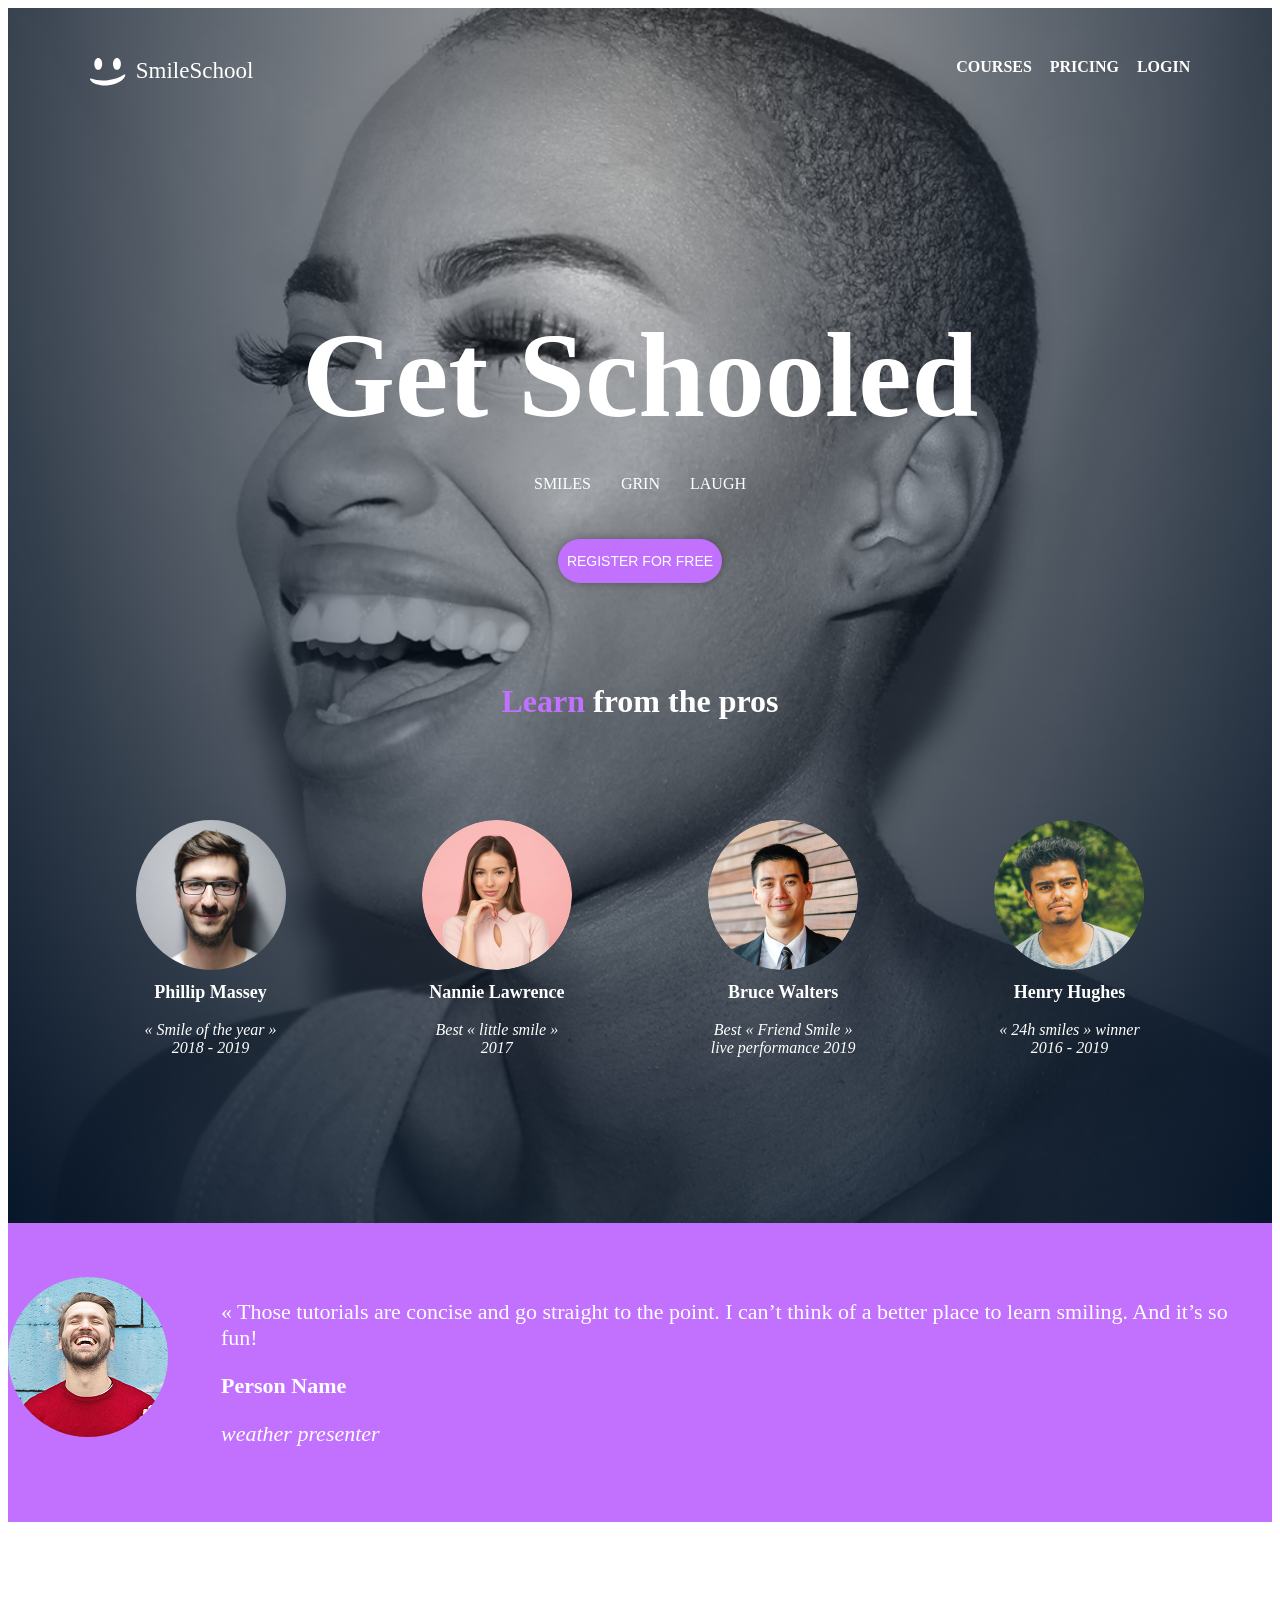
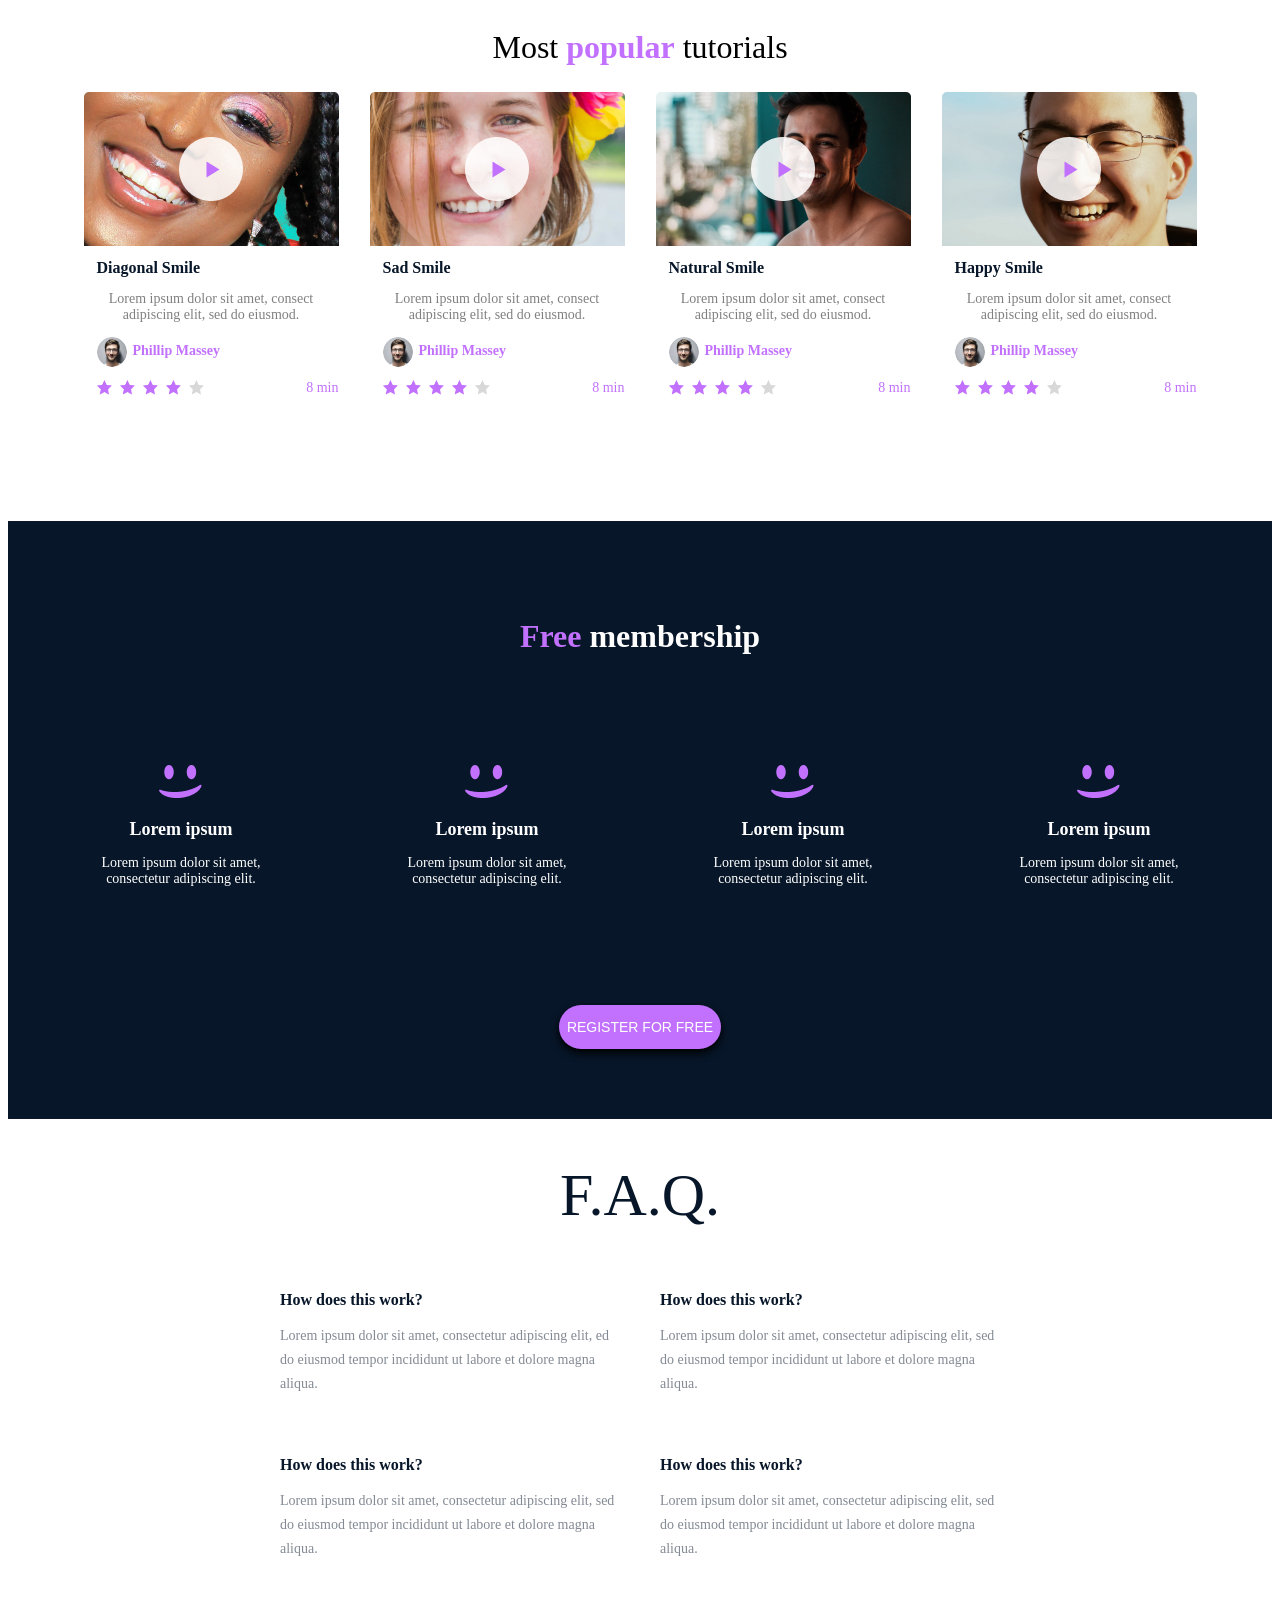
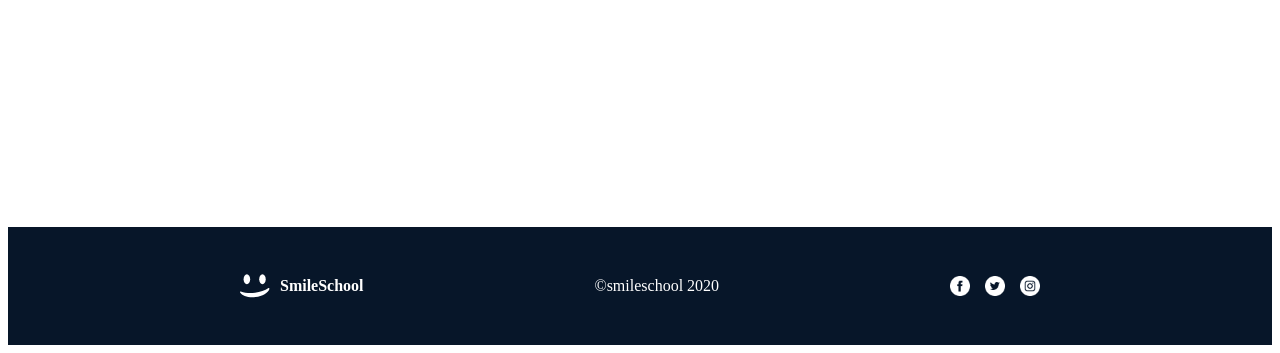
<file: index.html>
<!DOCTYPE html>
<html>
    <head>
        <link href="styles.css" rel="stylesheet">
    </head>

    <body>
        <header>
            <nav>
                <a href="./index.html">
                    <div class="logo">
                        <img src="images/icon.svg">
                    </div>
                    <span>SmileSchool</span>
                </a>
                <div>
                    <a href="">COURSES</a>
                    <a href="">PRICING</a>
                    <a href="">LOGIN</a>
                </div>
            </nav>

            <div class="main-section">

                <div class="main-part">
                    <h1>Get Schooled</h1>
                    <p class="hero-words">
                        <span>SMILES</span>
                        <span>GRIN</span>
                        <span>LAUGH</span>
                    </p>
                    <a href="index.html"><button>REGISTER FOR FREE</button></a>
                </div>

                <div class="hero-section">
                    <h2><span>Learn</span> from the pros</h2>

                    <div class="hero-cards">
                        <div>
                            <img src="images/profile-image-1.png">
                            <h3>Phillip Massey</h3>
                            <p>« Smile of the year » 2018 - 2019</p>
                        </div>

                        <div>
                            <img src="images/profile-image-2.png">
                            <h3>Nannie Lawrence</h3>
                            <p>Best « little smile » 2017</p>
                        </div>

                        <div>
                            <img src="images/profile-image-3.png">
                            <h3>Bruce Walters</h3>
                            <p>Best « Friend Smile » live performance 2019</p>
                        </div>

                        <div>
                            <img src="images/profile-image-4.png">
                            <h3>Henry Hughes</h3>
                            <p>« 24h smiles » winner 2016 - 2019</p>
                        </div>

                    </div>
                </div>
            </div>
        </header>

        <main>
            <section class="quote">
                <div>
                    <img src="images/quote.png" alt="Exited Person">
                    <div>
                        <blockquote>
                            « Those tutorials are concise and go straight to the point. I can’t think of a better place to learn smiling. And it’s so fun!
                        </blockquote>
                        <span>Person Name</span>
                        <p>weather presenter</p>
                    </div>
                </div>
            </section>

            <section class="tutorials">
                <h1>Most <span>popular</span> tutorials</h1>
                <div>
                    <div>
                        <div class="thumbnail">
                            <img class="image" src="images/thumbnail_image_1.png" alt="Diagonal Smile thumbnail">
                            <img class="play" src="images/play.png">
                        </div>
                        <h2>Diagonal Smile</h2>
                        <p>Lorem ipsum dolor sit amet, consect adipiscing elit, sed do eiusmod.</p>
                        <div class="author">
                            <img src="images/author-profile-picture.png" alt="Phillip Massey profile picture">
                            <h3>Phillip Massey</h3>
                        </div>
                        <div class="review">
                            <div>
                                <img src="images/star.png" alt="star">
                                <img src="images/star.png" alt="star">
                                <img src="images/star.png" alt="star">
                                <img src="images/star.png" alt="star">
                                <img src="images/empty-star.png" alt="empty star">
                            </div>
                            <span>8 min</span>
                        </div>
                    </div>

                    <div>
                        <div class="thumbnail">
                            <img class="image" src="images/thumbnail_image_2.png" alt="Diagonal Smile thumbnail">
                            <img class="play" src="images/play.png">
                        </div>
                        <h2>Sad Smile</h2>
                        <p>Lorem ipsum dolor sit amet, consect adipiscing elit, sed do eiusmod.</p>
                        <div class="author">
                            <img src="images/author-profile-picture.png" alt="Phillip Massey profile picture">
                            <h3>Phillip Massey</h3>
                        </div>
                        <div class="review">
                            <div>
                                <img src="images/star.png" alt="star">
                                <img src="images/star.png" alt="star">
                                <img src="images/star.png" alt="star">
                                <img src="images/star.png" alt="star">
                                <img src="images/empty-star.png" alt="empty star">
                            </div>
                            <span>8 min</span>
                        </div>
                    </div>

                    <div>
                        <div class="thumbnail">
                            <img class="image" src="images/thumbnail_image_3.png" alt="Diagonal Smile thumbnail">
                            <img class="play" src="images/play.png">
                        </div>
                        <h2>Natural Smile</h2>
                        <p>Lorem ipsum dolor sit amet, consect adipiscing elit, sed do eiusmod.</p>
                        <div class="author">
                            <img src="images/author-profile-picture.png" alt="Phillip Massey profile picture">
                            <h3>Phillip Massey</h3>
                        </div>
                        <div class="review">
                            <div>
                                <img src="images/star.png" alt="star">
                                <img src="images/star.png" alt="star">
                                <img src="images/star.png" alt="star">
                                <img src="images/star.png" alt="star">
                                <img src="images/empty-star.png" alt="empty star">
                            </div>
                            <span>8 min</span>
                        </div>
                    </div>

                    <div>
                        <div class="thumbnail">
                            <img class="image" src="images/thumbnail_image_4.png" alt="Diagonal Smile thumbnail">
                            <img class="play" src="images/play.png">
                        </div>
                        <h2>Happy Smile</h2>
                        <p>Lorem ipsum dolor sit amet, consect adipiscing elit, sed do eiusmod.</p>
                        <div class="author">
                            <img src="images/author-profile-picture.png" alt="Phillip Massey profile picture">
                            <h3>Phillip Massey</h3>
                        </div>
                        <div class="review">
                            <div>
                                <img src="images/star.png" alt="star">
                                <img src="images/star.png" alt="star">
                                <img src="images/star.png" alt="star">
                                <img src="images/star.png" alt="star">
                                <img src="images/empty-star.png" alt="empty star">
                            </div>
                            <span>8 min</span>
                        </div>
                    </div>
                </div>
            </section>

            <section class="free">
                <h1><span>Free</span> membership</h1>
                <div>
                    <div>
                        <img src="images/purple-smile.png" alt="smile logo">
                        <h2>Lorem ipsum</h2>
                        <p>Lorem ipsum dolor sit amet, consectetur adipiscing elit.</p>
                    </div>

                    <div>
                        <img src="images/purple-smile.png" alt="smile logo">
                        <h2>Lorem ipsum</h2>
                        <p>Lorem ipsum dolor sit amet, consectetur adipiscing elit.</p>
                    </div>

                    <div>
                       <img src="images/purple-smile.png" alt="smile logo">
                        <h2>Lorem ipsum</h2>
                        <p>Lorem ipsum dolor sit amet, consectetur adipiscing elit.</p>
                    </div>

                    <div>
                        <img src="images/purple-smile.png" alt="smile logo">
                        <h2>Lorem ipsum</h2>
                        <p>Lorem ipsum dolor sit amet, consectetur adipiscing elit.</p>
                    </div>
                </div>
                <button type="button">REGISTER FOR FREE</button>
            </section>

            <section class="faq-section">
                <h2>F.A.Q.</h2>
                <div class="faq-container">
                    <div class="faq-item">
                        <h4>How does this work?</h4>
                        <p>
                            Lorem ipsum dolor sit amet, consectetur adipiscing elit,
                            ed do eiusmod tempor incididunt ut labore et dolore magna aliqua.
                        </p>
                    </div>


                    <div class="faq-item">
                        <h4>How does this work?</h4>
                        <p>
                            Lorem ipsum dolor sit amet, consectetur adipiscing elit,
                            sed do eiusmod tempor incididunt ut labore et dolore magna aliqua.
                        </p>
                    </div>


                    <div class="faq-item">
                        <h4>How does this work?</h4>
                        <p>
                            Lorem ipsum dolor sit amet, consectetur adipiscing elit,
                            sed do eiusmod tempor incididunt ut labore et dolore magna aliqua.
                        </p>
                    </div>


                    <div class="faq-item">
                        <h4>How does this work?</h4>
                        <p>
                            Lorem ipsum dolor sit amet, consectetur adipiscing elit,
                            sed do eiusmod tempor incididunt ut labore et dolore magna aliqua.
                        </p>
                    </div>
                </div>
            </section>
        </main>

        <footer>
            <div class="footer-container">
                <div class="footer-logo">
                    <img src="images/icon.svg" alt="Website logo">
                    <span>SmileSchool</span>
                </div>
                
                <p class="copyright">©smileschool 2020</p>

                <div class="social-media">
                    <img src="images/facebook.png" alt="Facebook logo">
                    <img src="images/twitter.png" alt="Twitter logo">
                    <img src="images/instagram.png" alt="Instagram logo">
                </div>
            </div>
        </footer>
    </body>
</html>
</file>
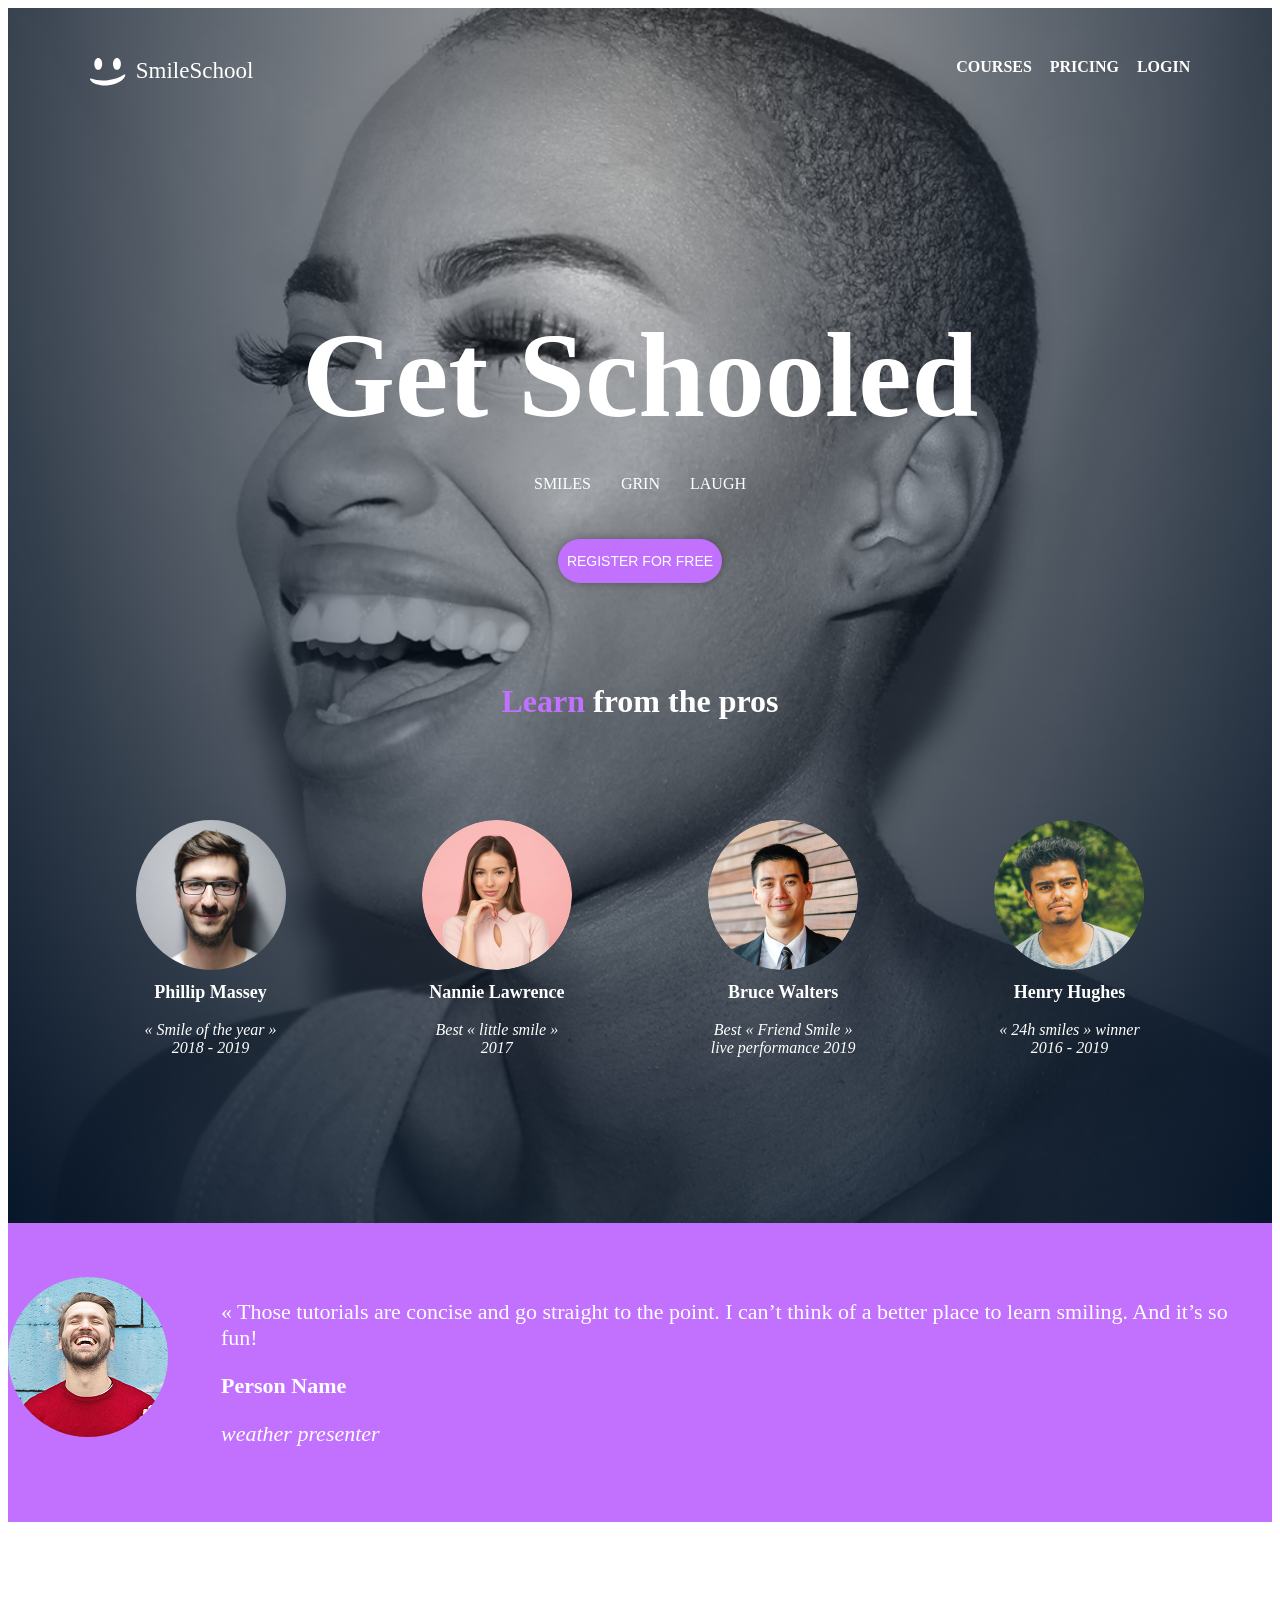
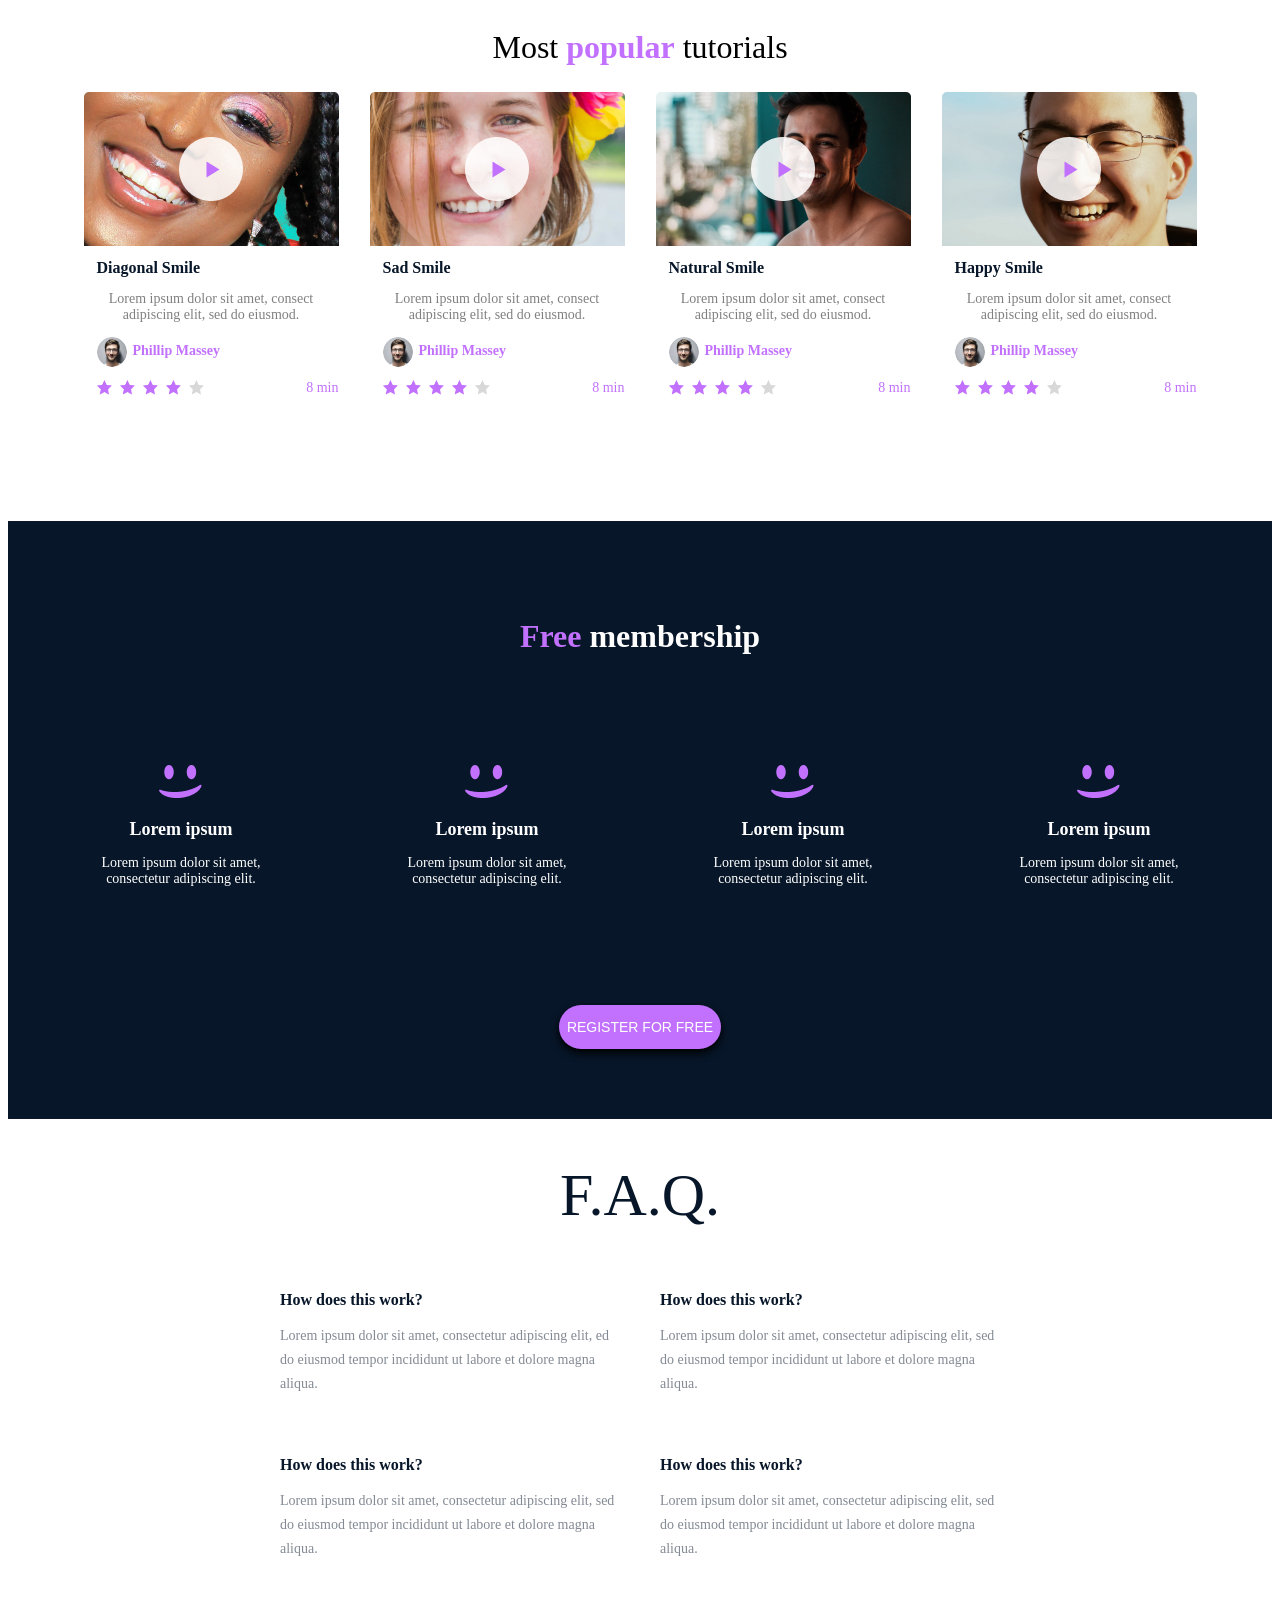
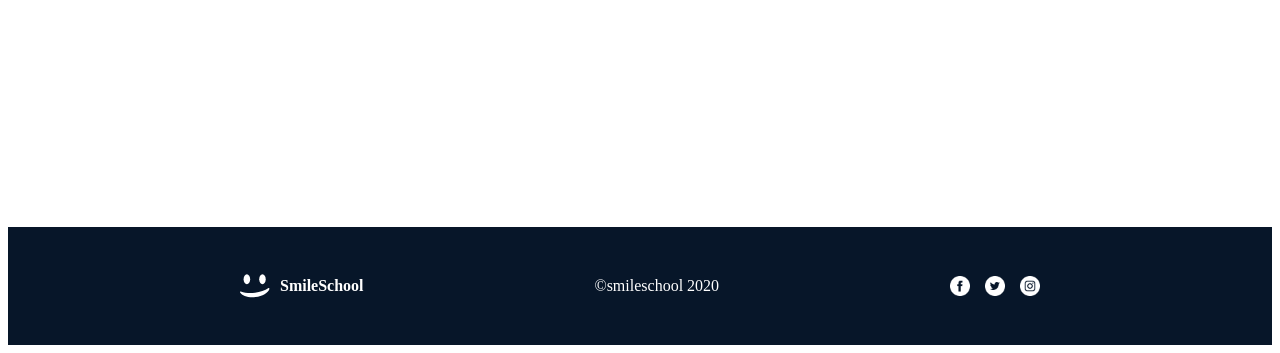
<file: finale/index.html>
<!DOCTYPE html>
<html>
    <head>
        <link href="styles.css" rel="stylesheet">
    </head>

    <body>
        <header>
            <nav>
                <a href="./index.html">
                    <div class="logo">
                        <img src="../images/icon.svg">
                    </div>
                    <span>SmileSchool</span>
                </a>
                <div>
                    <a href="">COURSES</a>
                    <a href="">PRICING</a>
                    <a href="">LOGIN</a>
                </div>
            </nav>

            <div class="main-section">

                <div class="main-part">
                    <h1>Get Schooled</h1>
                    <p class="hero-words">
                        <span>SMILES</span>
                        <span>GRIN</span>
                        <span>LAUGH</span>
                    </p>
                    <a href="index.html"><button>REGISTER FOR FREE</button></a>
                </div>

                <div class="hero-section">
                    <h2><span>Learn</span> from the pros</h2>

                    <div class="hero-cards">
                        <div>
                            <img src="../images/profile-image-1.png">
                            <h3>Phillip Massey</h3>
                            <p>« Smile of the year » 2018 - 2019</p>
                        </div>

                        <div>
                            <img src="../images/profile-image-2.png">
                            <h3>Nannie Lawrence</h3>
                            <p>Best « little smile » 2017</p>
                        </div>

                        <div>
                            <img src="../images/profile-image-3.png">
                            <h3>Bruce Walters</h3>
                            <p>Best « Friend Smile » live performance 2019</p>
                        </div>

                        <div>
                            <img src="../images/profile-image-4.png">
                            <h3>Henry Hughes</h3>
                            <p>« 24h smiles » winner 2016 - 2019</p>
                        </div>

                    </div>
                </div>
            </div>
        </header>

        <main>
            <section class="quote">
                <div>
                    <img src="../images/quote.png" alt="Exited Person">
                    <div>
                        <blockquote>
                            « Those tutorials are concise and go straight to the point. I can’t think of a better place to learn smiling. And it’s so fun!
                        </blockquote>
                        <span>Person Name</span>
                        <p>weather presenter</p>
                    </div>
                </div>
            </section>

            <section class="tutorials">
                <h1>Most <span>popular</span> tutorials</h1>
                <div>
                    <div>
                        <div class="thumbnail">
                            <img class="image" src="../images/thumbnail_image_1.png" alt="Diagonal Smile thumbnail">
                            <img class="play" src="../images/play.png">
                        </div>
                        <h2>Diagonal Smile</h2>
                        <p>Lorem ipsum dolor sit amet, consect adipiscing elit, sed do eiusmod.</p>
                        <div class="author">
                            <img src="../images/author-profile-picture.png" alt="Phillip Massey profile picture">
                            <h3>Phillip Massey</h3>
                        </div>
                        <div class="review">
                            <div>
                                <img src="../images/star.png" alt="star">
                                <img src="../images/star.png" alt="star">
                                <img src="../images/star.png" alt="star">
                                <img src="../images/star.png" alt="star">
                                <img src="../images/empty-star.png" alt="empty star">
                            </div>
                            <span>8 min</span>
                        </div>
                    </div>

                    <div>
                        <div class="thumbnail">
                            <img class="image" src="../images/thumbnail_image_2.png" alt="Diagonal Smile thumbnail">
                            <img class="play" src="../images/play.png">
                        </div>
                        <h2>Sad Smile</h2>
                        <p>Lorem ipsum dolor sit amet, consect adipiscing elit, sed do eiusmod.</p>
                        <div class="author">
                            <img src="../images/author-profile-picture.png" alt="Phillip Massey profile picture">
                            <h3>Phillip Massey</h3>
                        </div>
                        <div class="review">
                            <div>
                                <img src="../images/star.png" alt="star">
                                <img src="../images/star.png" alt="star">
                                <img src="../images/star.png" alt="star">
                                <img src="../images/star.png" alt="star">
                                <img src="../images/empty-star.png" alt="empty star">
                            </div>
                            <span>8 min</span>
                        </div>
                    </div>

                    <div>
                        <div class="thumbnail">
                            <img class="image" src="../images/thumbnail_image_3.png" alt="Diagonal Smile thumbnail">
                            <img class="play" src="../images/play.png">
                        </div>
                        <h2>Natural Smile</h2>
                        <p>Lorem ipsum dolor sit amet, consect adipiscing elit, sed do eiusmod.</p>
                        <div class="author">
                            <img src="../images/author-profile-picture.png" alt="Phillip Massey profile picture">
                            <h3>Phillip Massey</h3>
                        </div>
                        <div class="review">
                            <div>
                                <img src="../images/star.png" alt="star">
                                <img src="../images/star.png" alt="star">
                                <img src="../images/star.png" alt="star">
                                <img src="../images/star.png" alt="star">
                                <img src="../images/empty-star.png" alt="empty star">
                            </div>
                            <span>8 min</span>
                        </div>
                    </div>

                    <div>
                        <div class="thumbnail">
                            <img class="image" src="../images/thumbnail_image_4.png" alt="Diagonal Smile thumbnail">
                            <img class="play" src="../images/play.png">
                        </div>
                        <h2>Happy Smile</h2>
                        <p>Lorem ipsum dolor sit amet, consect adipiscing elit, sed do eiusmod.</p>
                        <div class="author">
                            <img src="../images/author-profile-picture.png" alt="Phillip Massey profile picture">
                            <h3>Phillip Massey</h3>
                        </div>
                        <div class="review">
                            <div>
                                <img src="../images/star.png" alt="star">
                                <img src="../images/star.png" alt="star">
                                <img src="../images/star.png" alt="star">
                                <img src="../images/star.png" alt="star">
                                <img src="../images/empty-star.png" alt="empty star">
                            </div>
                            <span>8 min</span>
                        </div>
                    </div>
                </div>
            </section>

            <section class="free">
                <h1><span>Free</span> membership</h1>
                <div>
                    <div>
                        <img src="../images/purple-smile.png" alt="smile logo">
                        <h2>Lorem ipsum</h2>
                        <p>Lorem ipsum dolor sit amet, consectetur adipiscing elit.</p>
                    </div>

                    <div>
                        <img src="../images/purple-smile.png" alt="smile logo">
                        <h2>Lorem ipsum</h2>
                        <p>Lorem ipsum dolor sit amet, consectetur adipiscing elit.</p>
                    </div>

                    <div>
                       <img src="../images/purple-smile.png" alt="smile logo">
                        <h2>Lorem ipsum</h2>
                        <p>Lorem ipsum dolor sit amet, consectetur adipiscing elit.</p>
                    </div>

                    <div>
                        <img src="../images/purple-smile.png" alt="smile logo">
                        <h2>Lorem ipsum</h2>
                        <p>Lorem ipsum dolor sit amet, consectetur adipiscing elit.</p>
                    </div>
                </div>
                <button type="button">REGISTER FOR FREE</button>
            </section>

            <section class="faq-section">
                <h2>F.A.Q.</h2>
                <div class="faq-container">
                    <div class="faq-item">
                        <h4>How does this work?</h4>
                        <p>
                            Lorem ipsum dolor sit amet, consectetur adipiscing elit,
                            ed do eiusmod tempor incididunt ut labore et dolore magna aliqua.
                        </p>
                    </div>


                    <div class="faq-item">
                        <h4>How does this work?</h4>
                        <p>
                            Lorem ipsum dolor sit amet, consectetur adipiscing elit,
                            sed do eiusmod tempor incididunt ut labore et dolore magna aliqua.
                        </p>
                    </div>


                    <div class="faq-item">
                        <h4>How does this work?</h4>
                        <p>
                            Lorem ipsum dolor sit amet, consectetur adipiscing elit,
                            sed do eiusmod tempor incididunt ut labore et dolore magna aliqua.
                        </p>
                    </div>


                    <div class="faq-item">
                        <h4>How does this work?</h4>
                        <p>
                            Lorem ipsum dolor sit amet, consectetur adipiscing elit,
                            sed do eiusmod tempor incididunt ut labore et dolore magna aliqua.
                        </p>
                    </div>
                </div>
            </section>
        </main>

        <footer>
            <div class="footer-container">
                <div class="footer-logo">
                    <img src="../images/icon.svg" alt="Website logo">
                    <span>SmileSchool</span>
                </div>
                
                <p class="copyright">©smileschool 2020</p>

                <div class="social-media">
                    <img src="../images/facebook.png" alt="Facebook logo">
                    <img src="../images/twitter.png" alt="Twitter logo">
                    <img src="../images/instagram.png" alt="Instagram logo">
                </div>
            </div>
        </footer>
    </body>
</html>
</file>
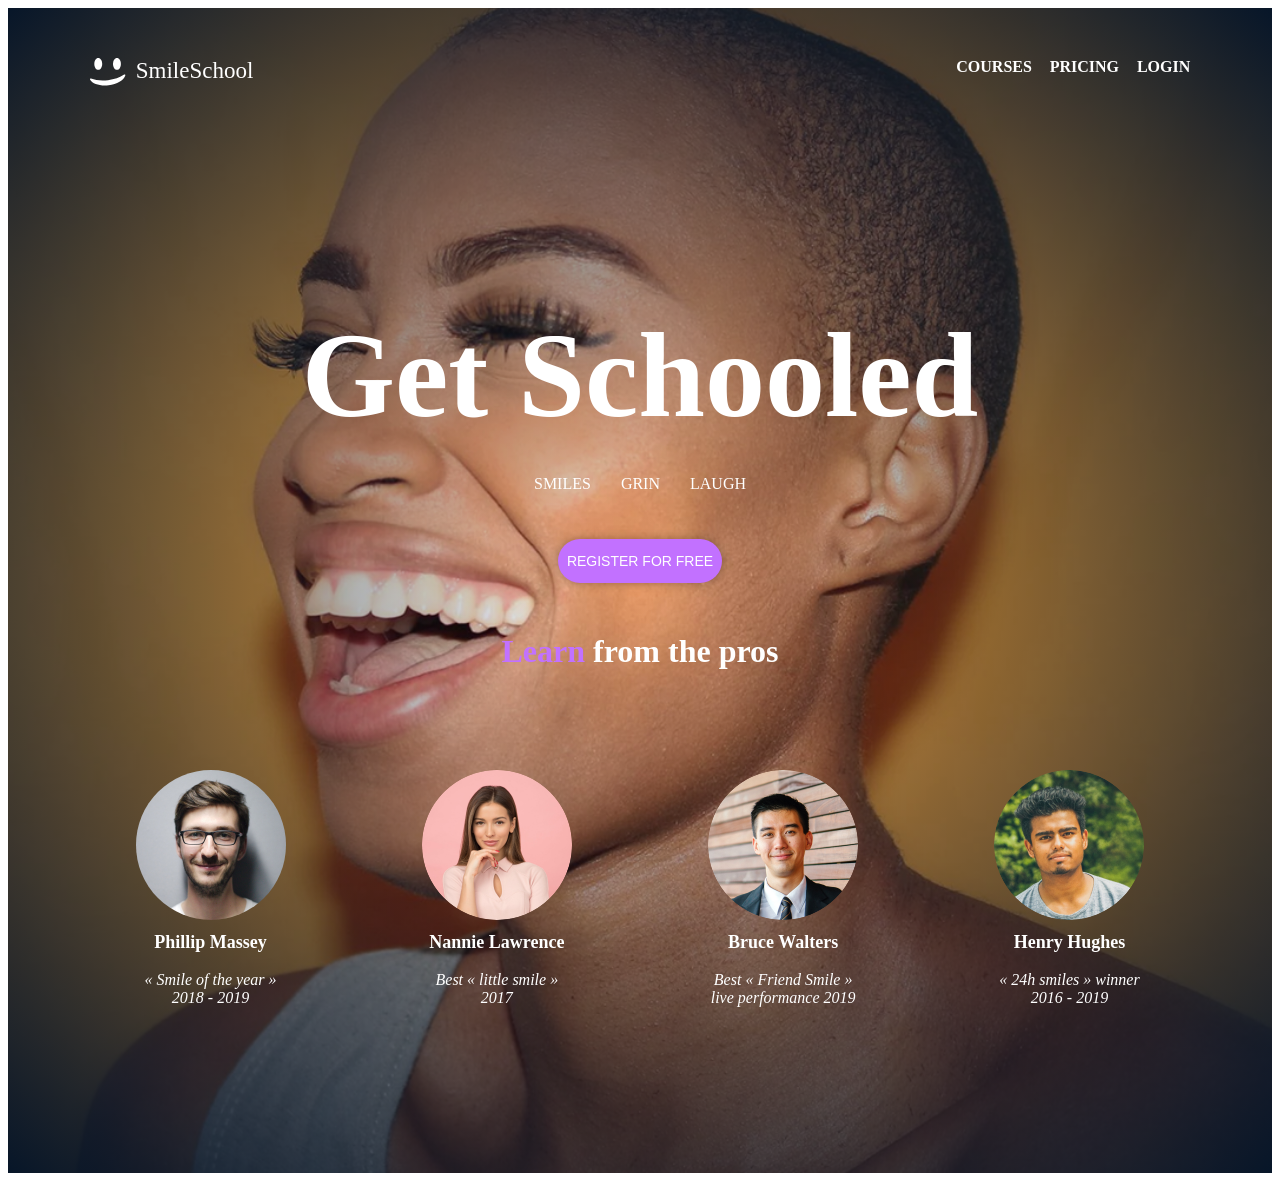
<file: css_advanced/task_2/index.html>
<!DOCTYPE html>
<html>
    <head>
        <link rel="stylesheet" href="./styles.css">
    </head>

    <body>
        <header>
            <nav>
                <a href="./index.html">
                    <div class="logo">
                        <img src="../../images/icon.svg">
                    </div>
                    <span>SmileSchool</span>
                </a>
                <div>
                    <a href="">COURSES</a>
                    <a href="">PRICING</a>
                    <a href="">LOGIN</a>
                </div>
            </nav>

            <div class="main-section">

                <div class="main-part">
                    <h1>Get Schooled</h1>
                    <p class="hero-words">
                        <span>SMILES</span>
                        <span>GRIN</span>
                        <span>LAUGH</span>
                    </p>
                    <button>REGISTER FOR FREE</button>
                </div>

                <div class="hero-section">
                    <h2><span>Learn</span> from the pros</h2>

                    <div class="hero-cards">
                        <div>
                            <img src="../../images/profile-image-1.png">
                            <h3>Phillip Massey</h3>
                            <p>« Smile of the year » 2018 - 2019</p>
                        </div>

                        <div>
                            <img src="../../images/profile-image-2.png">
                            <h3>Nannie Lawrence</h3>
                            <p>Best « little smile » 2017</p>
                        </div>

                        <div>
                            <img src="../../images/profile-image-3.png">
                            <h3>Bruce Walters</h3>
                            <p>Best « Friend Smile » live performance 2019</p>
                        </div>

                        <div>
                            <img src="../../images/profile-image-4.png">
                            <h3>Henry Hughes</h3>
                            <p>« 24h smiles » winner 2016 - 2019</p>
                        </div>

                    </div>

                </div>

            </div>
        </header>

        <main></main>
    </body>
</html>
</file>
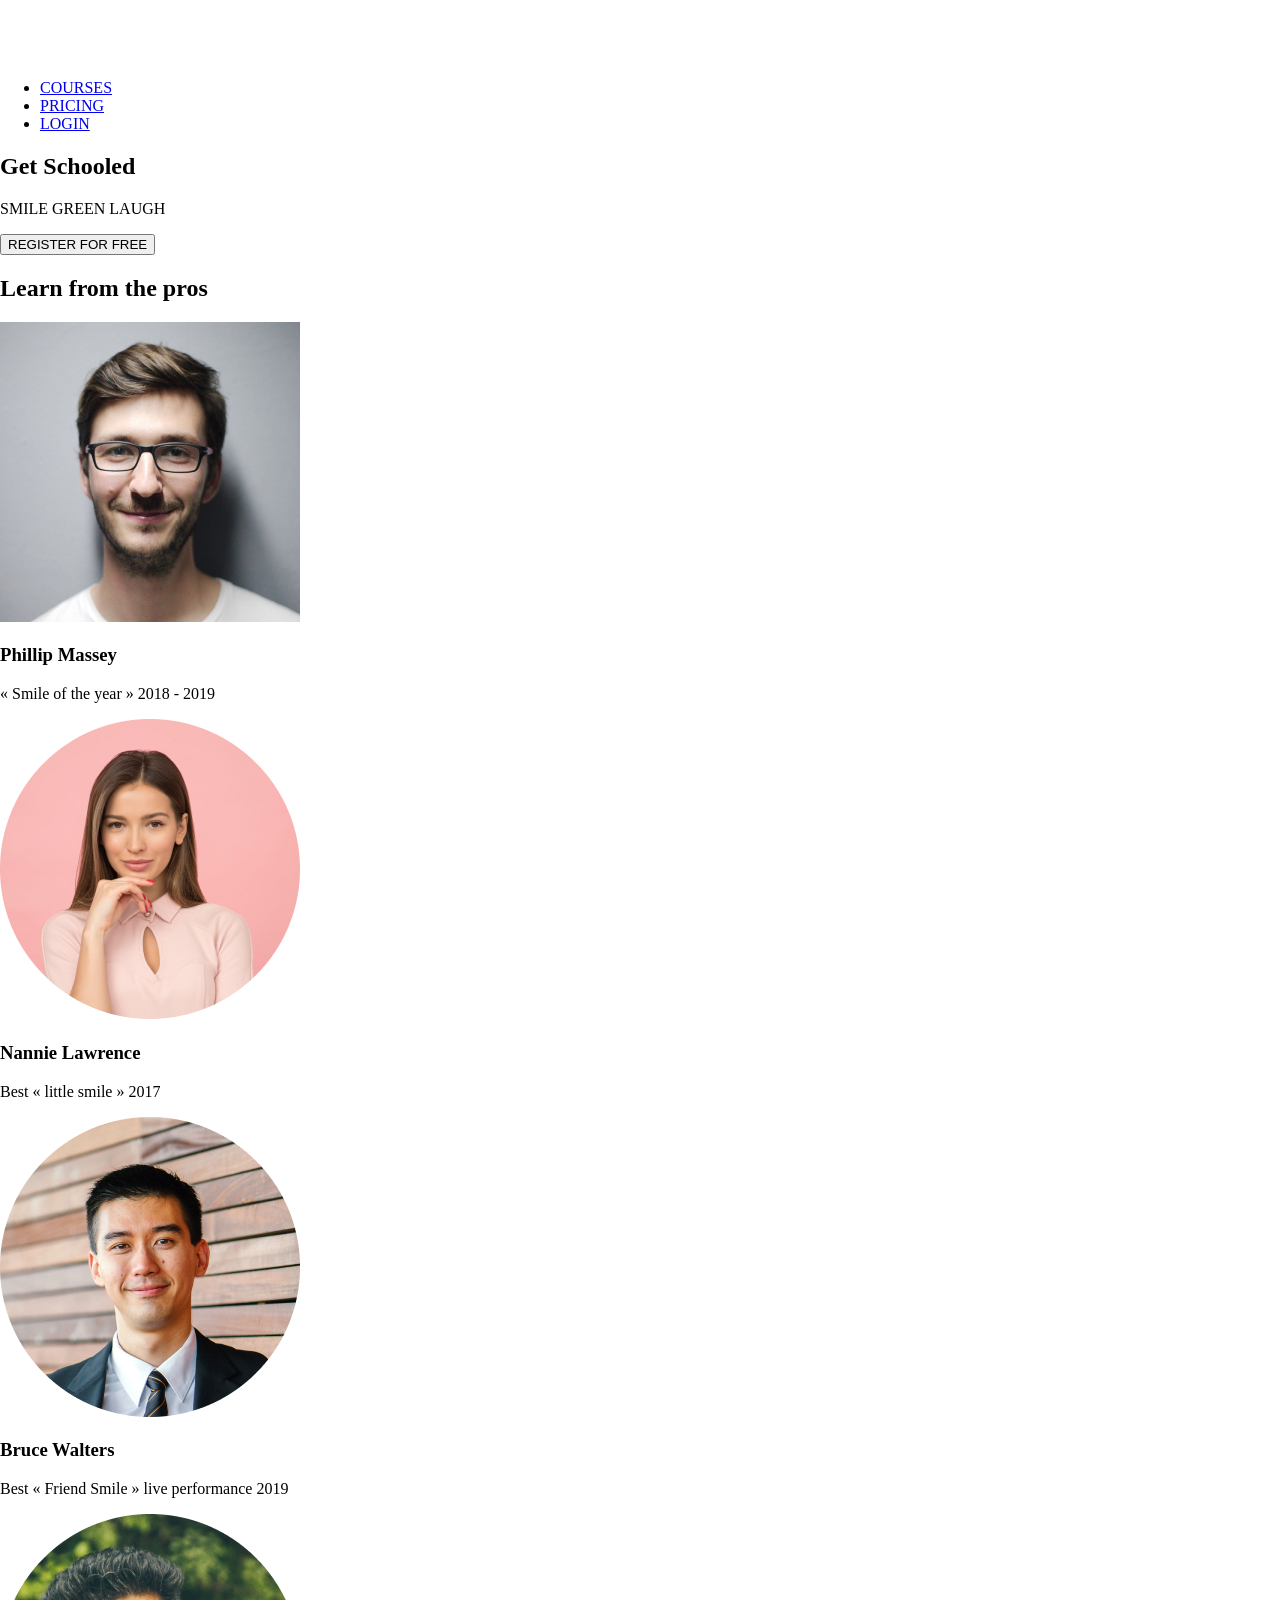
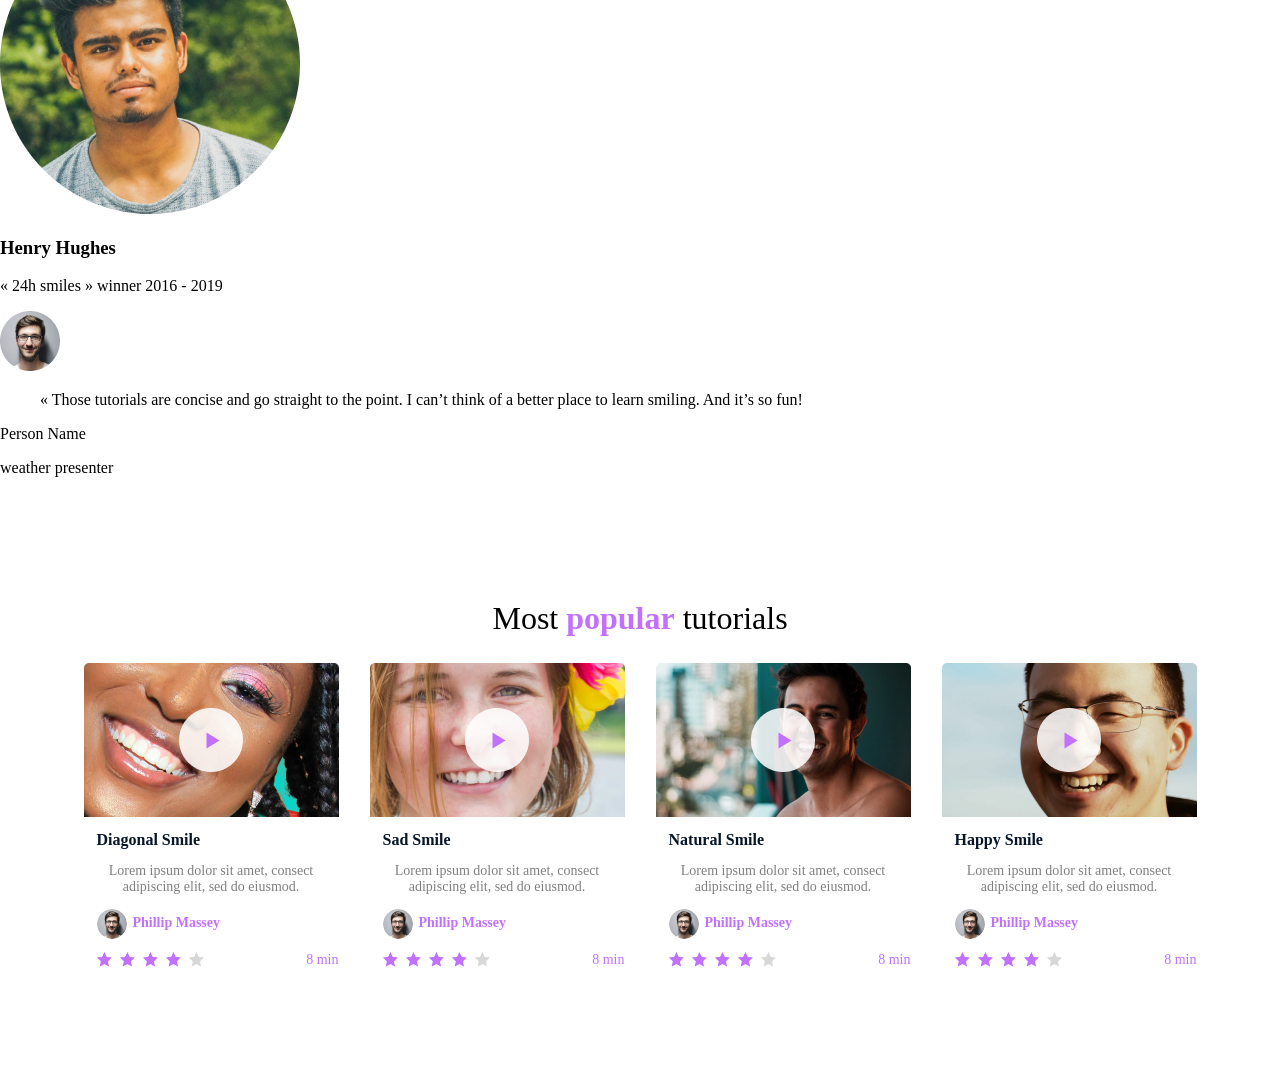
<file: css_advanced/task_4/index.html>
<!DOCTYPE html>
<html>
    <head>
        <link rel="stylesheet" href="styles.css">
    </head>

    <body>
        <header>
            <a href="./index.html">
                <img src="../../logo.png" alt="Website logo">
            </a>
            <ul>
                <li><a href="./courses.html">COURSES</a></li>
                <li><a href="./pricing.html">PRICING</a></li>
                <li><a href="./login.html">LOGIN</a></li>
            </ul>
        </header>

        <main>
            <section>
                <div>
                    <h1>Get Schooled</h1>
                    <p>
                        <span>SMILE</span>
                        <span>GREEN</span>
                        <span>LAUGH</span>
                    </p>
                    <button>REGISTER FOR FREE</button>
                </div>

                <div>
                    <h2>Learn from the pros</h2>
                    <div>
                        <div>
                            <img src="../../profile-image-1.png" alt="Phillip Massey profile picture">
                            <h3>Phillip Massey</h3>
                            <p>« Smile of the year » 2018 - 2019</p>
                        </div>

                        <div>
                            <img src="../../profile-image-2.png" alt="Nannie Lawrence profile picture">
                            <h3>Nannie Lawrence</h3>
                            <p>Best « little smile » 2017</p>
                        </div>

                        <div>
                            <img src="../../profile-image-3.png" alt="Bruce Walters profile picture">
                            <h3>Bruce Walters</h3>
                            <p>Best « Friend Smile » live performance 2019</p>
                        </div>

                        <div>
                            <img src="../../profile-image-4.png" alt="Henry Hughes profile picture">
                            <h3>Henry Hughes</h3>
                            <p>« 24h smiles » winner 2016 - 2019</p>
                        </div>
                    </div>
                </div>
            </section>

            <section>
                <div>
                    <img src="../../images/author-profile-picture.png" alt="Person Profile Picture">
                    <div>
                        <blockquote>
                            « Those tutorials are concise and go straight to the point. I can’t think of a better place to learn smiling. And it’s so fun!
                        </blockquote>
                        <p>Person Name</p>
                        <p>weather presenter</p>
                    </div>
                </div>
            </section>

            <section class="tutorials">
                <h1>Most <span>popular</span> tutorials</h1>
                <div>
                    <div>
                        <div class="thumbnail">
                            <img class="image" src="../../images/thumbnail_image_1.png" alt="Diagonal Smile thumbnail">
                            <img class="play" src="../../images/play.png">
                        </div>
                        <h2>Diagonal Smile</h2>
                        <p>Lorem ipsum dolor sit amet, consect adipiscing elit, sed do eiusmod.</p>
                        <div class="author">
                            <img src="../../images/author-profile-picture.png" alt="Phillip Massey profile picture">
                            <h3>Phillip Massey</h3>
                        </div>
                        <div class="review">
                            <div>
                                <img src="../../images/star.png" alt="star">
                                <img src="../../images/star.png" alt="star">
                                <img src="../../images/star.png" alt="star">
                                <img src="../../images/star.png" alt="star">
                                <img src="../../images/empty-star.png" alt="empty star">
                            </div>
                            <span>8 min</span>
                        </div>
                    </div>

                    <div>
                        <div class="thumbnail">
                            <img class="image" src="../../images/thumbnail_image_2.png" alt="Diagonal Smile thumbnail">
                            <img class="play" src="../../images/play.png">
                        </div>
                        <h2>Sad Smile</h2>
                        <p>Lorem ipsum dolor sit amet, consect adipiscing elit, sed do eiusmod.</p>
                        <div class="author">
                            <img src="../../images/author-profile-picture.png" alt="Phillip Massey profile picture">
                            <h3>Phillip Massey</h3>
                        </div>
                        <div class="review">
                            <div>
                                <img src="../../images/star.png" alt="star">
                                <img src="../../images/star.png" alt="star">
                                <img src="../../images/star.png" alt="star">
                                <img src="../../images/star.png" alt="star">
                                <img src="../../images/empty-star.png" alt="empty star">
                            </div>
                            <span>8 min</span>
                        </div>
                    </div>

                    <div>
                        <div class="thumbnail">
                            <img class="image" src="../../images/thumbnail_image_3.png" alt="Diagonal Smile thumbnail">
                            <img class="play" src="../../images/play.png">
                        </div>
                        <h2>Natural Smile</h2>
                        <p>Lorem ipsum dolor sit amet, consect adipiscing elit, sed do eiusmod.</p>
                        <div class="author">
                            <img src="../../images/author-profile-picture.png" alt="Phillip Massey profile picture">
                            <h3>Phillip Massey</h3>
                        </div>
                        <div class="review">
                            <div>
                                <img src="../../images/star.png" alt="star">
                                <img src="../../images/star.png" alt="star">
                                <img src="../../images/star.png" alt="star">
                                <img src="../../images/star.png" alt="star">
                                <img src="../../images/empty-star.png" alt="empty star">
                            </div>
                            <span>8 min</span>
                        </div>
                    </div>

                    <div>
                        <div class="thumbnail">
                            <img class="image" src="../../images/thumbnail_image_4.png" alt="Diagonal Smile thumbnail">
                            <img class="play" src="../../images/play.png">
                        </div>
                        <h2>Happy Smile</h2>
                        <p>Lorem ipsum dolor sit amet, consect adipiscing elit, sed do eiusmod.</p>
                        <div class="author">
                            <img src="../../images/author-profile-picture.png" alt="Phillip Massey profile picture">
                            <h3>Phillip Massey</h3>
                        </div>
                        <div class="review">
                            <div>
                                <img src="../../images/star.png" alt="star">
                                <img src="../../images/star.png" alt="star">
                                <img src="../../images/star.png" alt="star">
                                <img src="../../images/star.png" alt="star">
                                <img src="../../images/empty-star.png" alt="empty star">
                            </div>
                            <span>8 min</span>
                        </div>
                    </div>
                </div>
            </section>
        </main>
    </body>
</html>
</file>
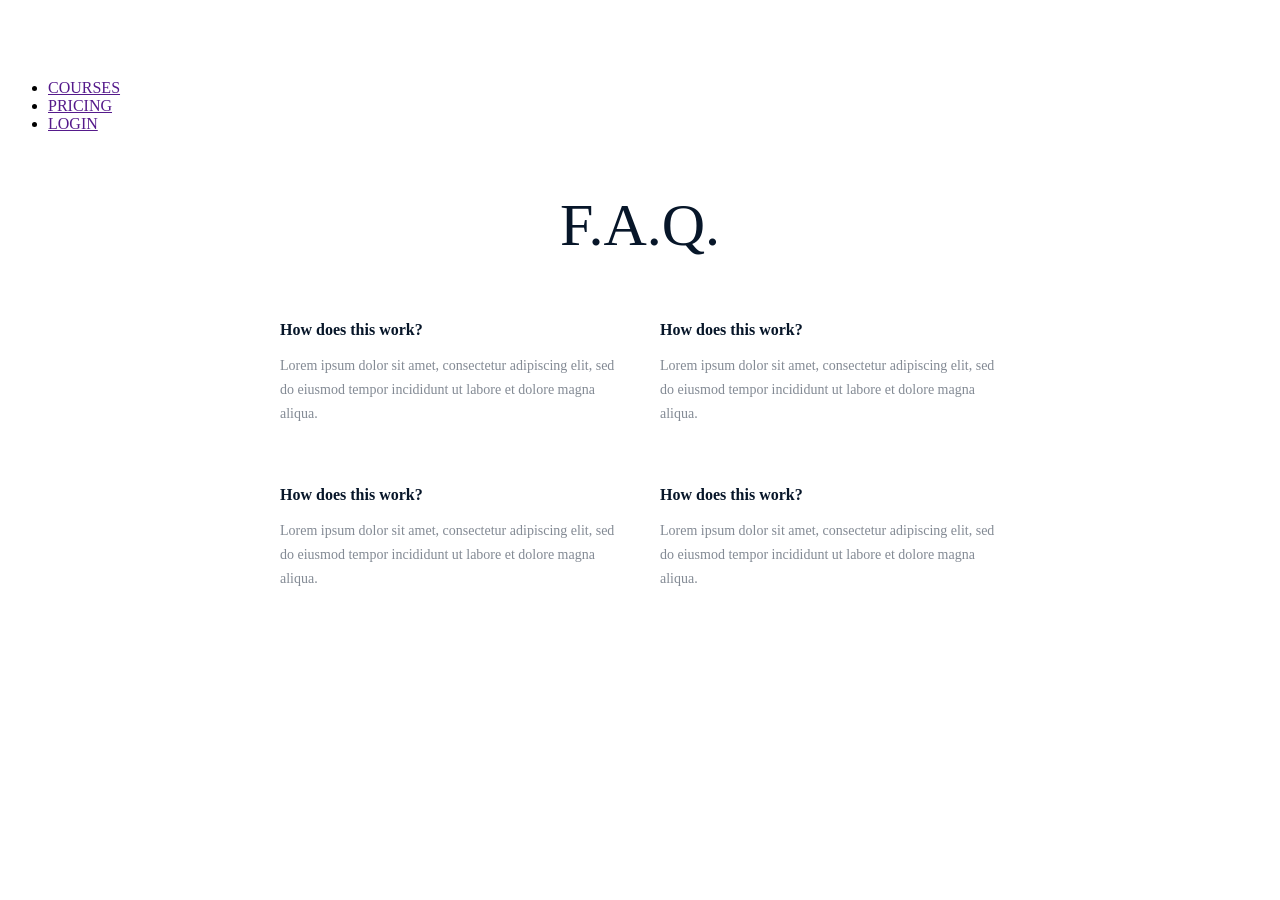
<file: css_advanced/task_6/index.html>
<!DOCTYPE html>
<html lang="en">

<head>
  <meta charset="UTF-8">
  <meta name="viewport" content="width=device-width, initial-scale=1.0">
  <title>Document</title>
  <link rel="stylesheet" href="styles.css">
</head>

<body>
  <header>
    <ul>
      <a href="index.html">
        <img src="../../images/logo.png" alt="logo">
      </a>

      <li><a href="">COURSES</a></li>
      <li><a href="">PRICING</a></li>
      <li><a href="">LOGIN</a></li>
    </ul>
  </header>


  <main>

    <section>
      <!-- HERO CONTENT -->
    </section>


    <section>
      <!-- QUOTES CONTENT -->
    </section>


    <section class="tutorials">
      <!-- TUTORIAL CONTENT -->
    </section>


    <section class="free">
      <!-- MEMBERSHIP CONTENT -->
    </section>


    <section class="faq-section">

      <h2>F.A.Q.</h2>

      <div class="faq-container">

        <div class="faq-item">
          <h4>How does this work?</h4>
          <p>
            Lorem ipsum dolor sit amet, consectetur adipiscing elit,
            sed do eiusmod tempor incididunt ut labore et dolore magna aliqua.
          </p>
        </div>


        <div class="faq-item">
          <h4>How does this work?</h4>
          <p>
            Lorem ipsum dolor sit amet, consectetur adipiscing elit,
            sed do eiusmod tempor incididunt ut labore et dolore magna aliqua.
          </p>
        </div>


        <div class="faq-item">
          <h4>How does this work?</h4>
          <p>
            Lorem ipsum dolor sit amet, consectetur adipiscing elit,
            sed do eiusmod tempor incididunt ut labore et dolore magna aliqua.
          </p>
        </div>


        <div class="faq-item">
          <h4>How does this work?</h4>
          <p>
            Lorem ipsum dolor sit amet, consectetur adipiscing elit,
            sed do eiusmod tempor incididunt ut labore et dolore magna aliqua.
          </p>
        </div>

      </div>

    </section>


  </main>
</body>

</html>
</file>
<file: styles.css>
/* ==== RESER DEFAULTS ==== */

* {
    box-sizing: border-box;
}


/* ==== HEADER CONFIGS ==== */

header {
    position: relative;
    overflow: hidden;
    padding: 50px;
    text-align: center;
    z-index: 0;
}

header::before {
    content: "";
    position: absolute;
    inset: 0;
    background-image: url(images/background.png);
    background-size: cover;
    background-position: center;
    filter: grayscale(100%);
    z-index: -2;
}

header::after {
    content: "";
    position: absolute;
    inset: 0;
    background-image: radial-gradient(ellipse at center 10%, #29303D00, #071629);
    z-index: -1;
}


/* ==== NAV SECTION ==== */

nav {
    background-color: transparent;
    display: flex;
    justify-content: center;
    gap: 703px;
    height: 29px;
    /* padding-top: 30px; */
}

nav > a {
    display: flex;
    justify-content: center;
    gap: 10px;
    text-decoration: none;
    color: white;
}

nav span {
    font-size: 23px;
    color: white;
}

nav > div {
    display: flex;
    justify-content: space-between;
    width: 234px;
}

nav > div > a {
    text-decoration: none;
    color: white;
    font-weight: bold;
}


/* ==== MAIN SECTION ==== */

.main-part h1 {
    font-size: 120px;
    font-weight: bold;
    color: white;
    margin-top: 220px;
    margin-bottom: 0px;
}

.main-part p {
    display: flex;
    justify-content: center;
    gap: 30px;
    margin-top: 30px;

    font-size: 16px;
    text-transform: uppercase;
    color: white;
}

.main-part button {
    font-size: 14px;
    color: white;
    width: 164px;
    height: 44px;
    border: 0 solid black;
    border-radius: 22px;
    box-shadow: 0 0 10px rgba(0, 0, 0, 0.3);
    background-color: #C271FF;
    margin-top: 30px;
    cursor: pointer;
}


/* ==== HERO SECTION ==== */

.hero-section h2 {
    font-size: 32px;
    color: white;
    margin-top: 100px;
}

.hero-section h2 span {
    color: #C271FF;
    font-weight: bold;
    /* text-shadow: 0 1px 4px rgba(0, 0, 0, 0.5); */
}


.hero-cards {
    display: flex;
    width: 1009px;
    margin: 100px auto;
    justify-content: space-between;
}

.hero-cards > div {
    width: 150px;
}


.hero-cards > div > img {
    width: 100%;
    border-radius: 50%;
}

.hero-cards h3 {
    font-size: 18px;
    color: white;
    margin-top: 8px;
}

.hero-cards p {
    font-size: 16px;
    color: #FFFFFF;
    font-style: italic;
    margin-top: 8px;
}


/* ==== QUOTE SECTION ==== */

.quote {
    background-color: #C271FF;
    height: 299px;
    align-content: center;
}

.quote > div {
    display: flex;
    justify-content: center;
    gap: 53px;
}

.quote img {
    width: 160px;
    height: 160px;
    border: 0 solid black;
    border-radius: 50%;
}

.quote blockquote {
    font-size: 22px;
    color: white;
    margin-left: 0px;
}

.quote span {
    font-size: 22px;
    font-weight: bold;
    color: white;
}

.quote p {
    font-size: 22px;
    color: white;
    font-style: italic;
}


/* ==== TUTORIAL SECTION ==== */

.tutorials {
    background-color: white;
    /* width: 800px; */
    height: 599px;
    padding: 80px;
    /* text-align: center; */
}

.tutorials h1 {
    font-size: 32px;
    text-align: center;
    font-weight: 300;
}

.tutorials h1 > span {
    color: #C271FF;
    font-weight: 700;
}

.tutorials > div {
    display: flex;
    justify-content: center;
    gap: 31px;
}

.tutorials > div > div {
    width: 255px;
    height: 335px;
}

.tutorials h2 {
    margin-left: 13px;
    font-size: 16px;
    color: #071629;
    font-weight: bold;
}

.tutorials > div > div > p {
    text-align: center;
    font-size: 14px;
    color: #808080;
}

.thumbnail {
    width: 255px;
    height: 154px;
    position: relative;
}

.image {
    width: 100%;
    height: 100%;
    object-fit: cover;
}

.play {
    width: 64px;
    height: 64px;
    position: absolute;
    top: 50%;
    left: 50%;
    transform: translate(-50%, -50%)
}

.author {
    display: flex;
}

.author img {
    width: 30px;
    height: 30px;
    margin-left: 13px;
    border: 0 solid black;
    border-radius: 50%;
}

.author h3 {
    margin: 6px;
    font-size: 14px;
    color: #C271FF;
}

.review {
    display: flex;
    justify-content: space-between;
    margin-top: 13px;
}

.review > div {
    display: flex;
    justify-content: center;
    gap: 8px;
    margin-left: 13px;
}

.review img {
    width: 15px;
    height: 15px;
}

.review span {
    font-size: 14px;
    color: #C271FF;
}


/* ==== FREE MEMBERSHIP SECTION ==== */

.free {
    background-color: #071629;
    text-align: center;
    padding: 70px;
    /* width: 800px;
    height: 593px; */
}

.free h1 {
    font-size: 32px;
    color: white;
}

.free h1 > span {
    color: #C271FF;
}

.free > div {
    display: flex;
    justify-content: center;
    gap: 100px;
    margin-top: 110px;
}

.free > div > div {
    width: 257px;
    height: 153px;
}

.free h2 {
    font-size: 18px;
    color: white;
    font-weight: bold;
}

.free p {
    font-size: 14px;
    color: white;
}

.free button {
    border: 0px solid black;
    border-radius: 22px;
    width: 162px;
    height: 44px;
    background-color: #C271FF;
    font-size: 14px;
    color: white;
    box-shadow: 0px 4px 8px black;
    margin-top: 87px;
}


/* ==== FAQ SECTION ==== */

.faq-section {
  background-color: #ffffff;
  width: 800px;
  height: 708px;
  margin: 0 auto;
  padding: 40px;
}

.faq-section h2 {
  color: #071629;
  text-align: center;
  font-size: 60px;
  font-weight: 300;
  line-height: 1.2;
  margin: 0 0 60px;
}

.faq-container {
  display: grid;
  grid-template-columns: repeat(2, 1fr);
  grid-template-rows: repeat(2, auto);
  gap: 60px 40px;
}

.faq-item {
  padding: 0;
}

.faq-item h4 {
  color: #071629;
  font-size: 16px;
  font-weight: bold;
  margin: 0 0 15px;
}

.faq-item p {
  color: rgba(7, 22, 41, 0.5);
  font-size: 14px;
  line-height: 24px;
  margin: 0;
}


/* ==== FOOTER SECTION ==== */

footer {
  background-color: #071629;
  height: 118px;
  box-sizing: border-box;
  display: flex;
  align-items: center;
}

.footer-container {
  width: 800px;
  margin: 0 auto;

  display: flex;
  align-items: center;
  justify-content: space-between;
}

.footer-logo {
  display: flex;
  align-items: center;
  gap: 10px;
}

.footer-logo img {
  width: 30px;
  height: 30px;
}

.footer-logo span {
  color: white;
  font-weight: bold;
}

.copyright {
  color: white;
  margin: 0;
}

.social-media {
  display: flex;
  gap: 15px;
}

.social-media img {
  width: 20px;
  height: 20px;
}
</file>
<file: finale/styles.css>
/* ==== RESER DEFAULTS ==== */

* {
    box-sizing: border-box;
}


/* ==== HEADER CONFIGS ==== */

header {
    position: relative;
    overflow: hidden;
    padding: 50px;
    text-align: center;
    z-index: 0;
}

header::before {
    content: "";
    position: absolute;
    inset: 0;
    background-image: url(../images/background.png);
    background-size: cover;
    background-position: center;
    filter: grayscale(100%);
    z-index: -2;
}

header::after {
    content: "";
    position: absolute;
    inset: 0;
    background-image: radial-gradient(ellipse at center 10%, #29303D00, #071629);
    z-index: -1;
}


/* ==== NAV SECTION ==== */

nav {
    background-color: transparent;
    display: flex;
    justify-content: center;
    gap: 703px;
    height: 29px;
    /* padding-top: 30px; */
}

nav > a {
    display: flex;
    justify-content: center;
    gap: 10px;
    text-decoration: none;
    color: white;
}

nav span {
    font-size: 23px;
    color: white;
}

nav > div {
    display: flex;
    justify-content: space-between;
    width: 234px;
}

nav > div > a {
    text-decoration: none;
    color: white;
    font-weight: bold;
}


/* ==== MAIN SECTION ==== */

.main-part h1 {
    font-size: 120px;
    font-weight: bold;
    color: white;
    margin-top: 220px;
    margin-bottom: 0px;
}

.main-part p {
    display: flex;
    justify-content: center;
    gap: 30px;
    margin-top: 30px;

    font-size: 16px;
    text-transform: uppercase;
    color: white;
}

.main-part button {
    font-size: 14px;
    color: white;
    width: 164px;
    height: 44px;
    border: 0 solid black;
    border-radius: 22px;
    box-shadow: 0 0 10px rgba(0, 0, 0, 0.3);
    background-color: #C271FF;
    margin-top: 30px;
    cursor: pointer;
}


/* ==== HERO SECTION ==== */

.hero-section h2 {
    font-size: 32px;
    color: white;
    margin-top: 100px;
}

.hero-section h2 span {
    color: #C271FF;
    font-weight: bold;
    /* text-shadow: 0 1px 4px rgba(0, 0, 0, 0.5); */
}


.hero-cards {
    display: flex;
    width: 1009px;
    margin: 100px auto;
    justify-content: space-between;
}

.hero-cards > div {
    width: 150px;
}


.hero-cards > div > img {
    width: 100%;
    border-radius: 50%;
}

.hero-cards h3 {
    font-size: 18px;
    color: white;
    margin-top: 8px;
}

.hero-cards p {
    font-size: 16px;
    color: #FFFFFF;
    font-style: italic;
    margin-top: 8px;
}


/* ==== QUOTE SECTION ==== */

.quote {
    background-color: #C271FF;
    height: 299px;
    align-content: center;
}

.quote > div {
    display: flex;
    justify-content: center;
    gap: 53px;
}

.quote img {
    width: 160px;
    height: 160px;
    border: 0 solid black;
    border-radius: 50%;
}

.quote blockquote {
    font-size: 22px;
    color: white;
    margin-left: 0px;
}

.quote span {
    font-size: 22px;
    font-weight: bold;
    color: white;
}

.quote p {
    font-size: 22px;
    color: white;
    font-style: italic;
}


/* ==== TUTORIAL SECTION ==== */

.tutorials {
    background-color: white;
    /* width: 800px; */
    height: 599px;
    padding: 80px;
    /* text-align: center; */
}

.tutorials h1 {
    font-size: 32px;
    text-align: center;
    font-weight: 300;
}

.tutorials h1 > span {
    color: #C271FF;
    font-weight: 700;
}

.tutorials > div {
    display: flex;
    justify-content: center;
    gap: 31px;
}

.tutorials > div > div {
    width: 255px;
    height: 335px;
}

.tutorials h2 {
    margin-left: 13px;
    font-size: 16px;
    color: #071629;
    font-weight: bold;
}

.tutorials > div > div > p {
    text-align: center;
    font-size: 14px;
    color: #808080;
}

.thumbnail {
    width: 255px;
    height: 154px;
    position: relative;
}

.image {
    width: 100%;
    height: 100%;
    object-fit: cover;
}

.play {
    width: 64px;
    height: 64px;
    position: absolute;
    top: 50%;
    left: 50%;
    transform: translate(-50%, -50%)
}

.author {
    display: flex;
}

.author img {
    width: 30px;
    height: 30px;
    margin-left: 13px;
    border: 0 solid black;
    border-radius: 50%;
}

.author h3 {
    margin: 6px;
    font-size: 14px;
    color: #C271FF;
}

.review {
    display: flex;
    justify-content: space-between;
    margin-top: 13px;
}

.review > div {
    display: flex;
    justify-content: center;
    gap: 8px;
    margin-left: 13px;
}

.review img {
    width: 15px;
    height: 15px;
}

.review span {
    font-size: 14px;
    color: #C271FF;
}


/* ==== FREE MEMBERSHIP SECTION ==== */

.free {
    background-color: #071629;
    text-align: center;
    padding: 70px;
    /* width: 800px;
    height: 593px; */
}

.free h1 {
    font-size: 32px;
    color: white;
}

.free h1 > span {
    color: #C271FF;
}

.free > div {
    display: flex;
    justify-content: center;
    gap: 100px;
    margin-top: 110px;
}

.free > div > div {
    width: 257px;
    height: 153px;
}

.free h2 {
    font-size: 18px;
    color: white;
    font-weight: bold;
}

.free p {
    font-size: 14px;
    color: white;
}

.free button {
    border: 0px solid black;
    border-radius: 22px;
    width: 162px;
    height: 44px;
    background-color: #C271FF;
    font-size: 14px;
    color: white;
    box-shadow: 0px 4px 8px black;
    margin-top: 87px;
}


/* ==== FAQ SECTION ==== */

.faq-section {
  background-color: #ffffff;
  width: 800px;
  height: 708px;
  margin: 0 auto;
  padding: 40px;
}

.faq-section h2 {
  color: #071629;
  text-align: center;
  font-size: 60px;
  font-weight: 300;
  line-height: 1.2;
  margin: 0 0 60px;
}

.faq-container {
  display: grid;
  grid-template-columns: repeat(2, 1fr);
  grid-template-rows: repeat(2, auto);
  gap: 60px 40px;
}

.faq-item {
  padding: 0;
}

.faq-item h4 {
  color: #071629;
  font-size: 16px;
  font-weight: bold;
  margin: 0 0 15px;
}

.faq-item p {
  color: rgba(7, 22, 41, 0.5);
  font-size: 14px;
  line-height: 24px;
  margin: 0;
}


/* ==== FOOTER SECTION ==== */

footer {
  background-color: #071629;
  height: 118px;
  box-sizing: border-box;
  display: flex;
  align-items: center;
}

.footer-container {
  width: 800px;
  margin: 0 auto;

  display: flex;
  align-items: center;
  justify-content: space-between;
}

.footer-logo {
  display: flex;
  align-items: center;
  gap: 10px;
}

.footer-logo img {
  width: 30px;
  height: 30px;
}

.footer-logo span {
  color: white;
  font-weight: bold;
}

.copyright {
  color: white;
  margin: 0;
}

.social-media {
  display: flex;
  gap: 15px;
}

.social-media img {
  width: 20px;
  height: 20px;
}
</file>
<file: css_advanced/task_2/styles.css>
/* ==== RESER DEFAULTS ==== */

* {
    box-sizing: border-box;
}


/* ==== HEADER CONFIGS ==== */

header {
    background-image: 
        radial-gradient(ellipse at center, #29303D00, #071629),
        url(../../images/background.png);
    background-size: cover;
    background-position: center;
    overflow: hidden;
    padding: 50px;
    text-align: center;
}


/* ==== NAV SECTION ==== */

nav {
    background-color: transparent;
    display: flex;
    justify-content: center;
    gap: 703px;
    height: 29px;
    /* padding-top: 30px; */
}

nav > a {
    display: flex;
    justify-content: center;
    gap: 10px;
    text-decoration: none;
    color: white;
}

nav span {
    font-size: 23px;
    color: white;
}

nav > div {
    display: flex;
    justify-content: space-between;
    width: 234px;
}

nav > div > a {
    text-decoration: none;
    color: white;
    font-weight: bold;
}


/* ==== MAIN SECTION ==== */

.main-part h1 {
    font-size: 120px;
    font-weight: bold;
    color: white;
    margin-top: 220px;
    margin-bottom: 0px;
}

.main-part p {
    display: flex;
    justify-content: center;
    gap: 30px;
    margin-top: 30px;

    font-size: 16px;
    text-transform: uppercase;
    color: white;
}

.main-part button {
    font-size: 14px;
    color: white;
    width: 164px;
    height: 44px;
    border: 0 solid black;
    border-radius: 22px;
    box-shadow: 0 0 10px rgba(0, 0, 0, 0.3);
    background-color: #C271FF;
    margin-top: 30px;
}


/* ==== HERO SECTION ==== */

.hero-section h2 {
    font-size: 32px;
    color: white;
    margin-top: 50px;
}

.hero-section h2 span {
    color: #C271FF;
    font-weight: bold;
}


.hero-cards {
    display: flex;
    width: 1009px;
    margin: 100px auto;
    justify-content: space-between;
}

.hero-cards > div {
    width: 150px;
}


.hero-cards > div > img {
    width: 100%;
    border-radius: 50%;
}

.hero-cards h3 {
    font-size: 18px;
    color: white;
    margin-top: 8px;
}

.hero-cards p {
    font-size: 16px;
    color: #FFFFFF;
    font-style: italic;
    margin-top: 8px;
}
</file>
<file: css_advanced/task_4/styles.css>
/* ==== RESET DEFAULT ==== */

* {
    box-sizing: border-box;
}

body {
    margin: 0;
}


/* ==== SECTION ==== */

.tutorials {
    background-color: white;
    /* width: 800px; */
    height: 599px;
    padding: 80px;
    /* text-align: center; */
}


/* ==== H1 ==== */

.tutorials h1 {
    font-size: 32px;
    text-align: center;
    font-weight: 300;
}

.tutorials h1 > span {
    color: #C271FF;
    font-weight: 700;
}


/* ==== VIDEO CONTAINER ==== */

.tutorials > div {
    display: flex;
    justify-content: center;
    gap: 31px;
}

.tutorials > div > div {
    width: 255px;
    height: 335px;
}

/* .tutorials > div > div > img {
    width: 255px;
    height: 154px;
} */

.tutorials h2 {
    margin-left: 13px;
    font-size: 16px;
    color: #071629;
    font-weight: bold;
}

.tutorials > div > div > p {
    text-align: center;
    font-size: 14px;
    color: #808080;
}


/* ==== THUMBNAIL SECTION ==== */

.thumbnail {
    width: 255px;
    height: 154px;
    position: relative;
}

.image {
    width: 100%;
    height: 100%;
    object-fit: cover;
}

.play {
    width: 64px;
    height: 64px;
    position: absolute;
    top: 50%;
    left: 50%;
    transform: translate(-50%, -50%)
}


/* ==== AUTHOR SECTION ==== */

.author {
    display: flex;
}

.author img {
    width: 30px;
    height: 30px;
    margin-left: 13px;
    border: 0 solid black;
    border-radius: 50%;
}

.author h3 {
    margin: 6px;
    font-size: 14px;
    color: #C271FF;
}


/* ==== REVIEW SECTION ==== */

.review {
    display: flex;
    justify-content: space-between;
    margin-top: 13px;
}

.review > div {
    display: flex;
    justify-content: center;
    gap: 8px;
    margin-left: 13px;
}

.review img {
    width: 15px;
    height: 15px;
}

.review span {
    font-size: 14px;
    color: #C271FF;
}
</file>
<file: css_advanced/task_6/styles.css>
* {
  box-sizing: border-box;
}

.faq-section {
  background-color: #ffffff;
  width: 800px;
  height: 708px;
  margin: 0 auto;
  padding: 40px;
}

.faq-section h2 {
  color: #071629;
  text-align: center;
  font-size: 60px;
  font-weight: 300;
  line-height: 1.2;
  margin: 0 0 60px;
}

.faq-container {
  display: grid;
  grid-template-columns: repeat(2, 1fr);
  grid-template-rows: repeat(2, auto);
  gap: 60px 40px;
}

.faq-item {
  padding: 0;
}

.faq-item h4 {
  color: #071629;
  font-size: 16px;
  font-weight: bold;
  margin: 0 0 15px;
}

.faq-item p {
  color: rgba(7, 22, 41, 0.5);
  font-size: 14px;
  line-height: 24px;
  margin: 0;
}
</file>
